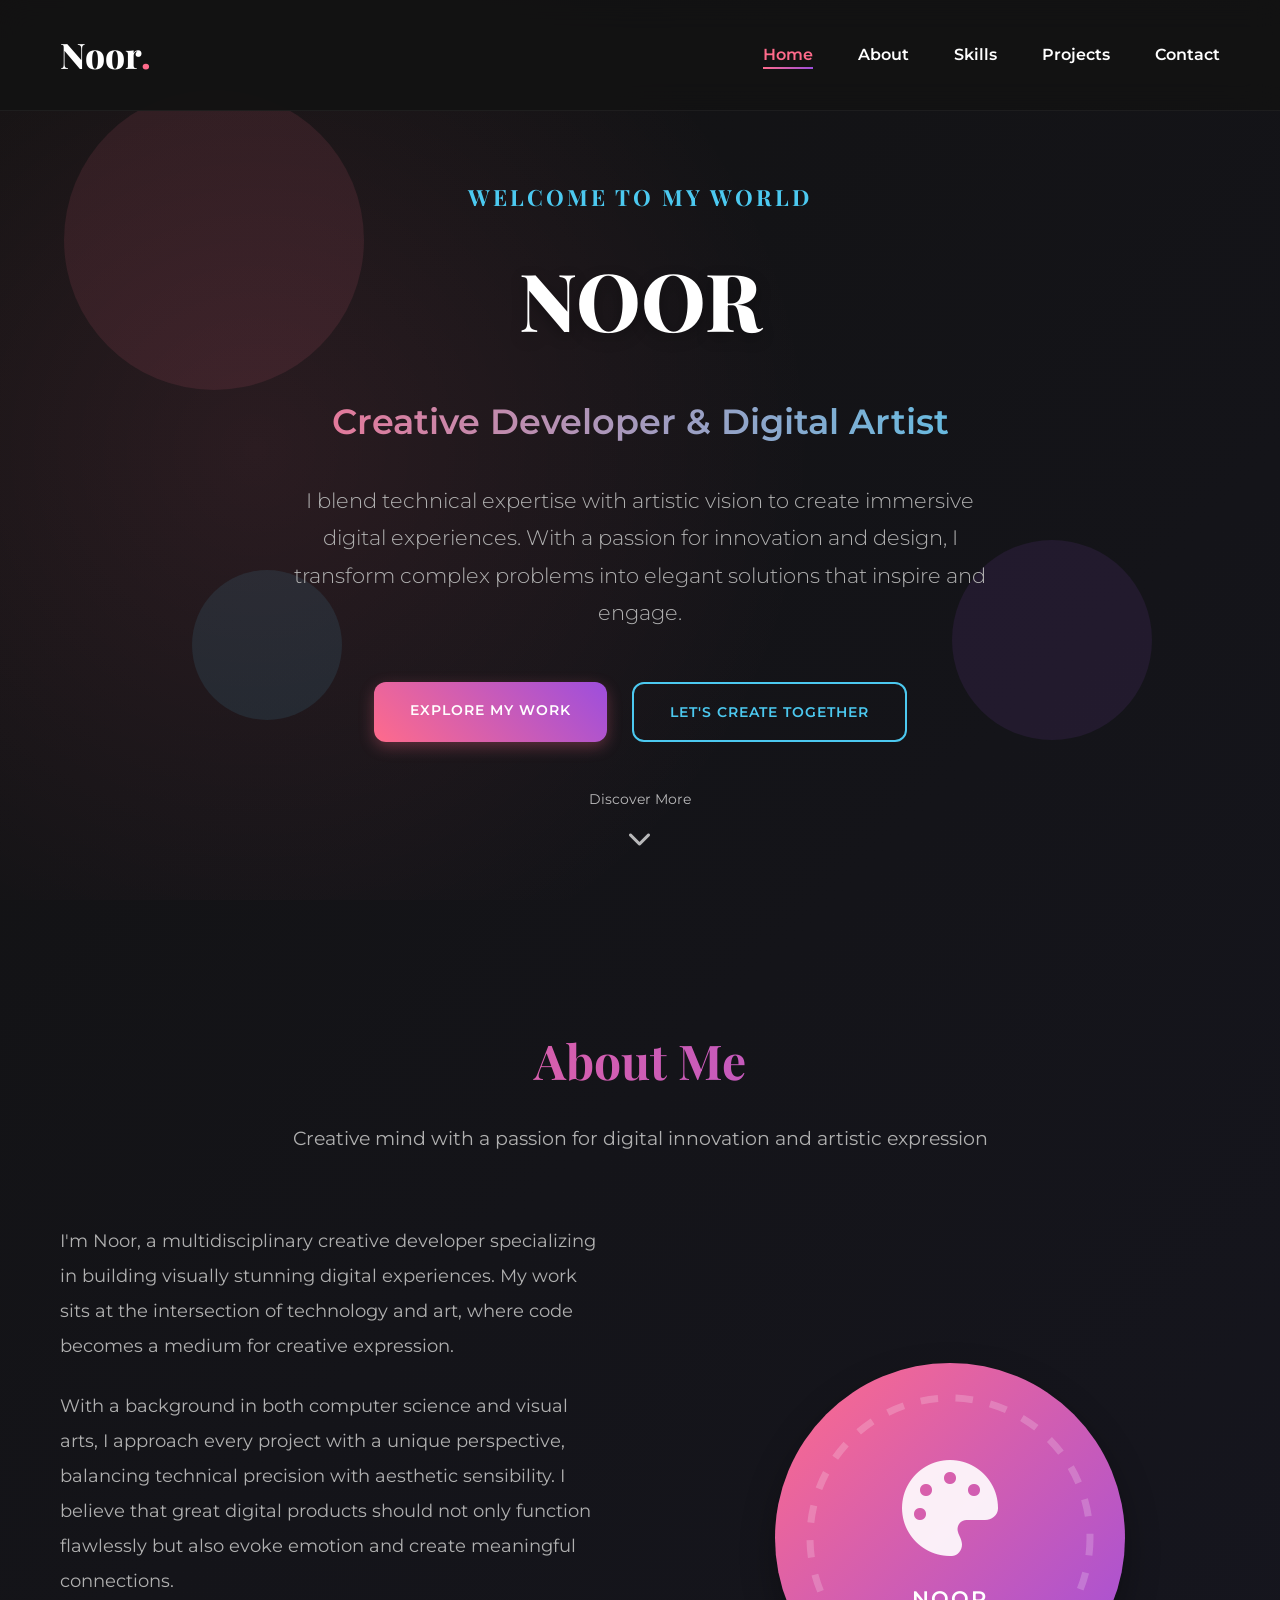
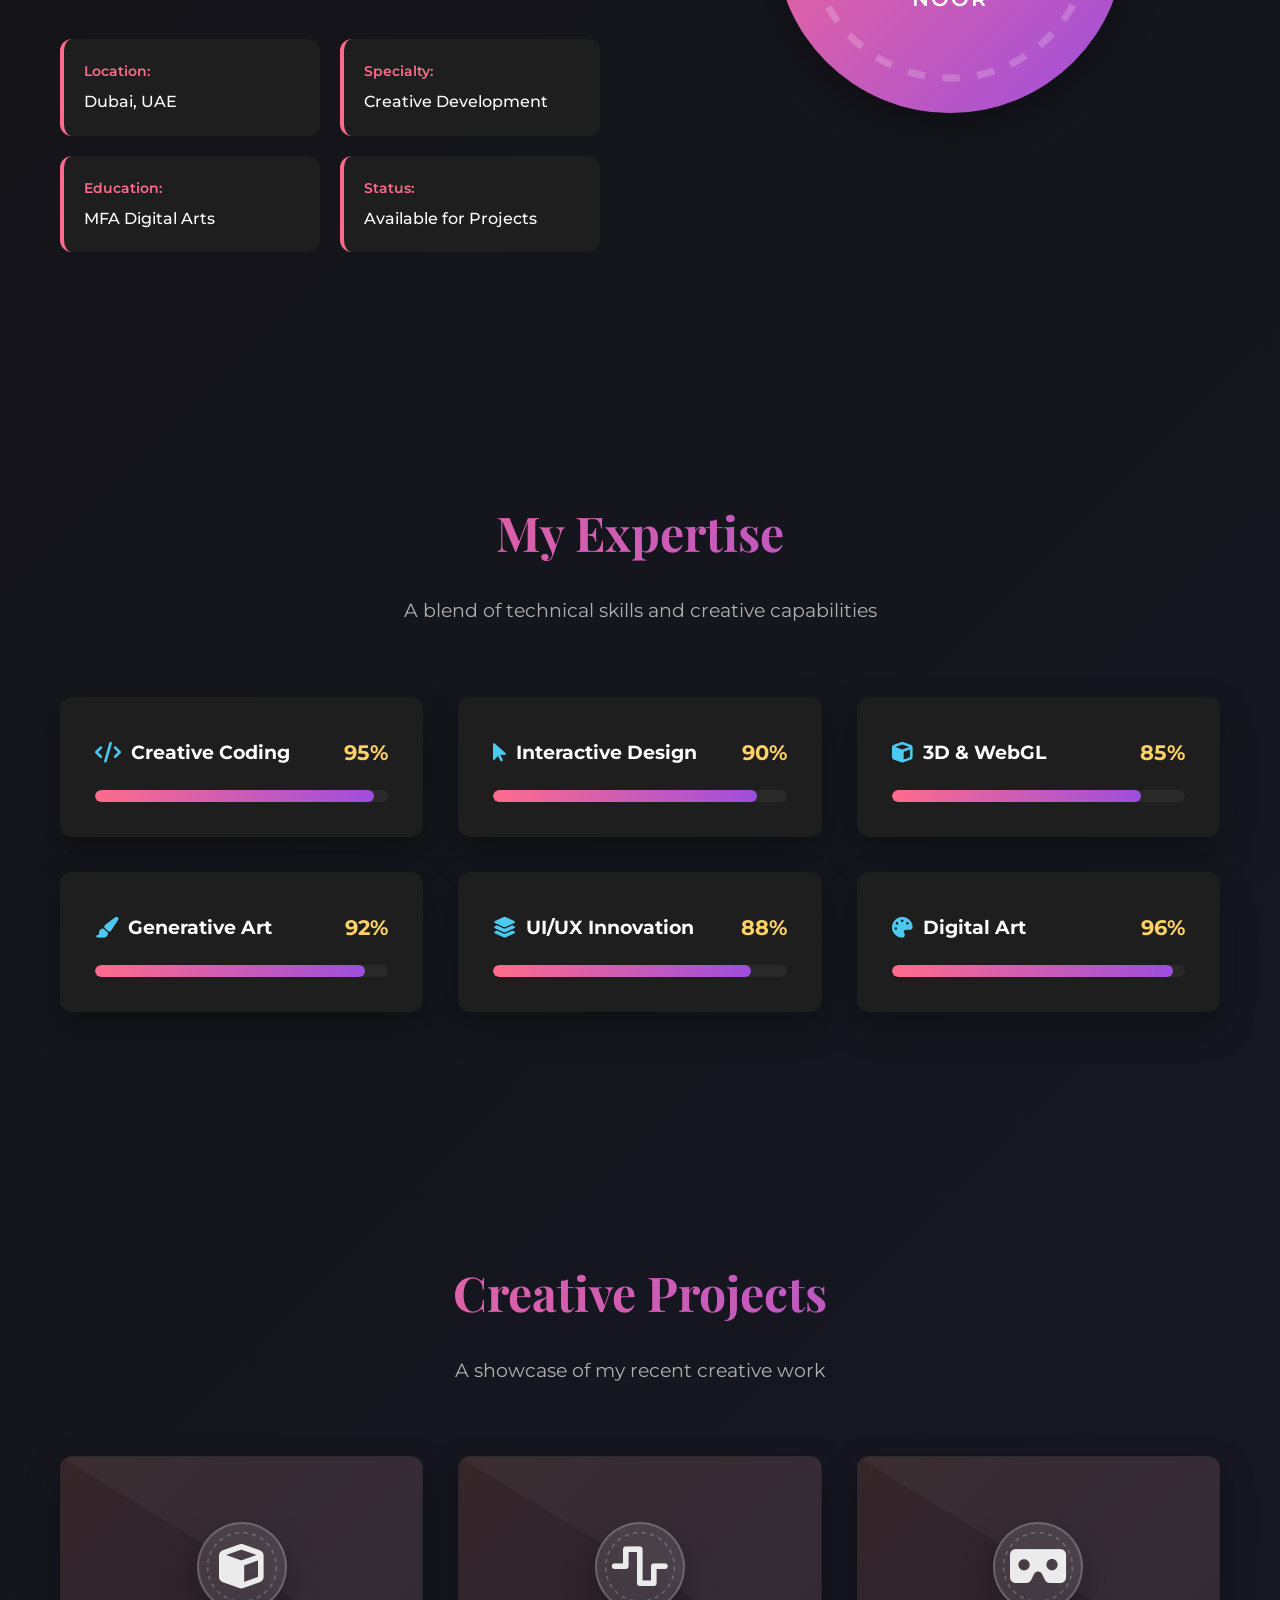
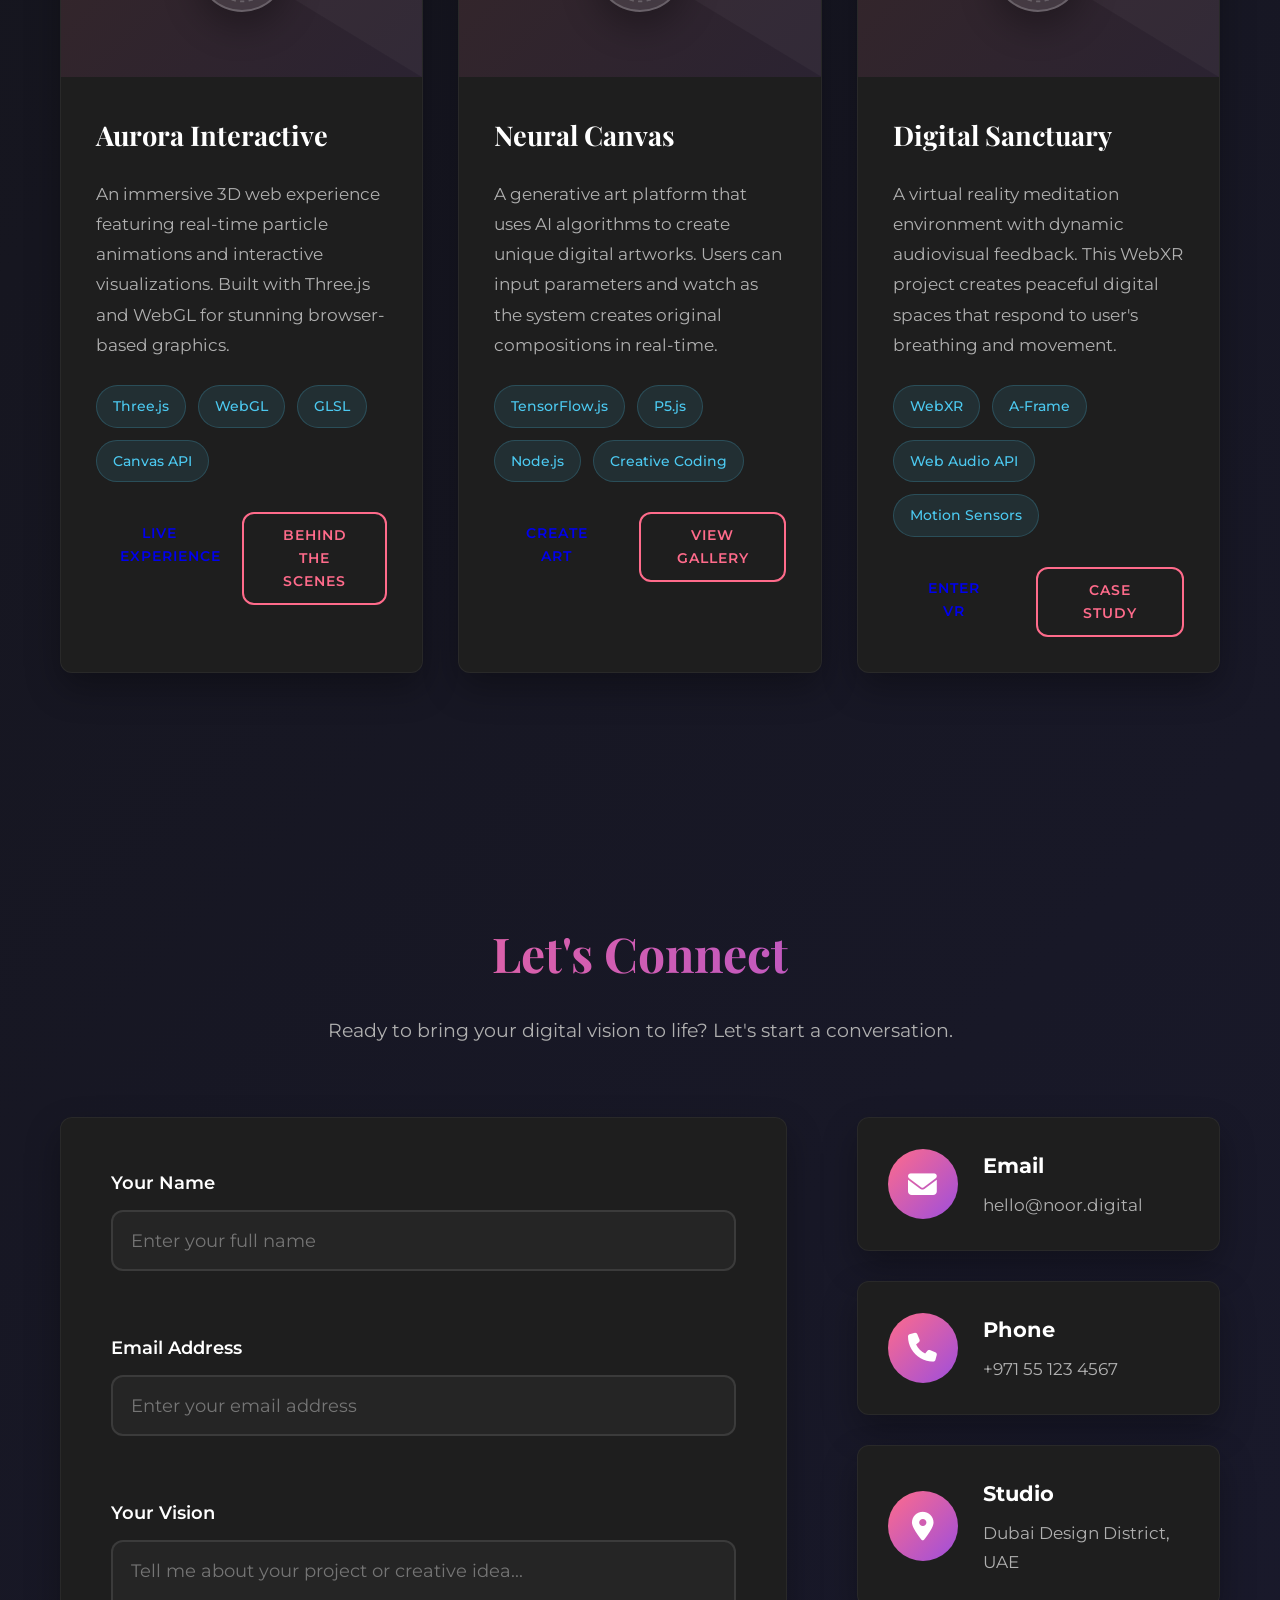
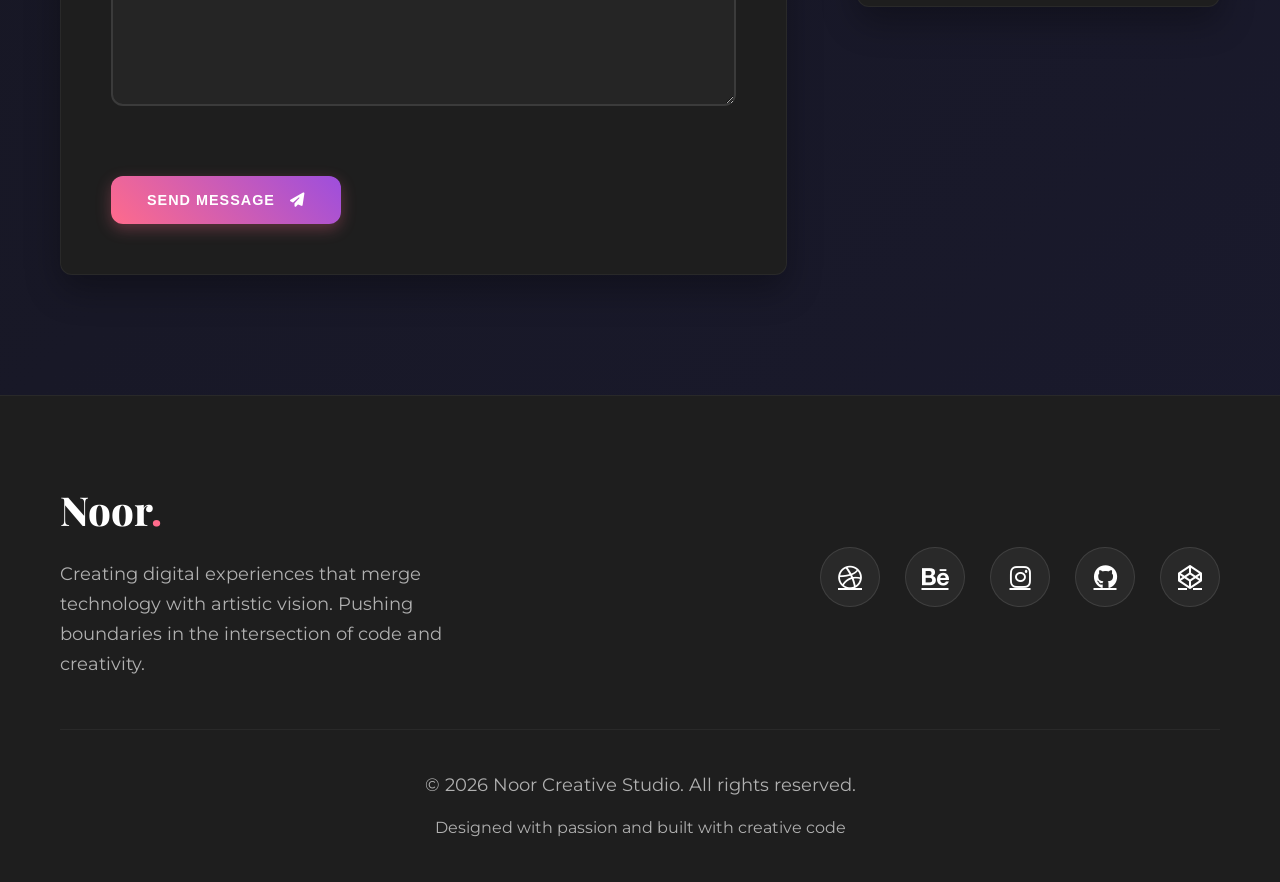
<file: index.html>
<!DOCTYPE html>
<html lang="en">
<head>
    <meta charset="UTF-8">
    <meta name="viewport" content="width=device-width, initial-scale=1.0">
    <title>Noor | Creative Developer Portfolio</title>
    <link rel="stylesheet" href="https://cdnjs.cloudflare.com/ajax/libs/font-awesome/6.4.0/css/all.min.css">
    <link rel="preconnect" href="https://fonts.googleapis.com">
    <link rel="preconnect" href="https://fonts.gstatic.com" crossorigin>
    <link href="https://fonts.googleapis.com/css2?family=Montserrat:wght@300;400;500;600;700;800&family=Playfair+Display:wght@400;500;600;700&display=swap" rel="stylesheet">
    <style>
        /* CSS Reset and Base Styles */
        * {
            margin: 0;
            padding: 0;
            box-sizing: border-box;
        }

        :root {
            --primary-color: #ff6b8b;
            --primary-dark: #e05573;
            --secondary-color: #9d4edd;
            --accent-color: #4cc9f0;
            --dark-bg: #121212;
            --dark-card: #1e1e1e;
            --dark-text: #b0b0b0;
            --light-text: #ffffff;
            --golden: #ffd166;
            --border-radius: 12px;
            --transition: all 0.4s cubic-bezier(0.175, 0.885, 0.32, 1.1);
            --box-shadow: 0 15px 35px rgba(0, 0, 0, 0.3);
            --font-primary: 'Montserrat', sans-serif;
            --font-secondary: 'Playfair Display', serif;
        }

        html {
            scroll-behavior: smooth;
        }

        body {
            font-family: var(--font-primary);
            background-color: var(--dark-bg);
            color: var(--light-text);
            line-height: 1.7;
            overflow-x: hidden;
            background: linear-gradient(135deg, #121212 0%, #1a1a2e 100%);
        }

        .container {
            width: 100%;
            max-width: 1200px;
            margin: 0 auto;
            padding: 0 20px;
        }

        .section {
            padding: 120px 0;
        }

        .section-title {
            font-size: 3rem;
            font-weight: 700;
            text-align: center;
            margin-bottom: 20px;
            position: relative;
            font-family: var(--font-secondary);
            background: linear-gradient(90deg, var(--primary-color), var(--secondary-color));
            -webkit-background-clip: text;
            -webkit-text-fill-color: transparent;
        }

        .section-subtitle {
            text-align: center;
            color: var(--dark-text);
            font-size: 1.2rem;
            margin-bottom: 70px;
            max-width: 700px;
            margin-left: auto;
            margin-right: auto;
        }

        /* Decorative Elements */
        .floating-element {
            position: absolute;
            border-radius: 50%;
            opacity: 0.1;
            z-index: -1;
            animation: float 15s infinite ease-in-out;
        }

        @keyframes float {
            0%, 100% { transform: translateY(0) rotate(0deg); }
            50% { transform: translateY(-20px) rotate(180deg); }
        }

        /* Buttons */
        .btn {
            display: inline-block;
            padding: 16px 36px;
            border-radius: var(--border-radius);
            font-weight: 600;
            font-size: 1rem;
            text-decoration: none;
            cursor: pointer;
            transition: var(--transition);
            border: none;
            text-align: center;
            position: relative;
            overflow: hidden;
            letter-spacing: 1px;
            text-transform: uppercase;
            font-size: 0.9rem;
        }

        .btn-primary {
            background: linear-gradient(45deg, var(--primary-color), var(--secondary-color));
            color: var(--light-text);
            box-shadow: 0 5px 15px rgba(255, 107, 139, 0.3);
        }

        .btn-primary:hover {
            transform: translateY(-5px) scale(1.05);
            box-shadow: 0 10px 25px rgba(255, 107, 139, 0.5);
        }

        .btn-secondary {
            background-color: transparent;
            color: var(--accent-color);
            border: 2px solid var(--accent-color);
        }

        .btn-secondary:hover {
            background-color: rgba(76, 201, 240, 0.1);
            transform: translateY(-5px);
        }

        .btn-small {
            padding: 10px 24px;
            font-size: 0.85rem;
        }

        .btn-outline {
            background-color: transparent;
            color: var(--primary-color);
            border: 2px solid var(--primary-color);
        }

        .btn-outline:hover {
            background-color: rgba(255, 107, 139, 0.1);
        }

        /* Navigation */
        .navbar {
            position: fixed;
            top: 0;
            left: 0;
            width: 100%;
            background-color: rgba(18, 18, 18, 0.95);
            backdrop-filter: blur(15px);
            z-index: 1000;
            padding: 25px 0;
            transition: var(--transition);
            border-bottom: 1px solid rgba(255, 255, 255, 0.05);
        }

        .navbar.scrolled {
            padding: 18px 0;
            box-shadow: 0 10px 30px rgba(0, 0, 0, 0.2);
        }

        .navbar .container {
            display: flex;
            justify-content: space-between;
            align-items: center;
        }

        .logo {
            font-size: 2.2rem;
            font-weight: 800;
            color: var(--light-text);
            text-decoration: none;
            font-family: var(--font-secondary);
        }

        .logo span {
            color: var(--primary-color);
        }

        .nav-links {
            display: flex;
            list-style: none;
        }

        .nav-link {
            color: var(--light-text);
            text-decoration: none;
            margin-left: 45px;
            font-weight: 600;
            font-size: 1rem;
            position: relative;
            transition: var(--transition);
            padding: 5px 0;
        }

        .nav-link:hover, .nav-link.active {
            color: var(--primary-color);
        }

        .nav-link::after {
            content: '';
            position: absolute;
            width: 0;
            height: 2px;
            background: linear-gradient(90deg, var(--primary-color), var(--secondary-color));
            bottom: 0;
            left: 0;
            transition: var(--transition);
        }

        .nav-link:hover::after, .nav-link.active::after {
            width: 100%;
        }

        .menu-toggle {
            display: none;
            background: none;
            border: none;
            color: var(--light-text);
            font-size: 1.8rem;
            cursor: pointer;
        }

        /* Hero Section */
        .hero {
            min-height: 100vh;
            display: flex;
            align-items: center;
            position: relative;
            padding-top: 100px;
            overflow: hidden;
        }

        .hero::before {
            content: '';
            position: absolute;
            top: 0;
            left: 0;
            width: 100%;
            height: 100%;
            background: radial-gradient(circle at 20% 50%, rgba(255, 107, 139, 0.1) 0%, transparent 50%);
            z-index: -1;
        }

        .hero-content {
            max-width: 900px;
            margin: 0 auto;
            text-align: center;
            position: relative;
        }

        .hero-subtitle {
            font-size: 1.4rem;
            color: var(--accent-color);
            font-family: var(--font-secondary);
            margin-bottom: 15px;
            letter-spacing: 3px;
        }

        .hero-title {
            font-size: 5rem;
            font-weight: 800;
            margin-bottom: 25px;
            font-family: var(--font-secondary);
            text-shadow: 0 5px 15px rgba(0, 0, 0, 0.3);
        }

        .hero-tagline {
            font-size: 2.2rem;
            font-weight: 600;
            margin-bottom: 30px;
            color: var(--light-text);
            background: linear-gradient(90deg, var(--primary-color), var(--accent-color));
            -webkit-background-clip: text;
            -webkit-text-fill-color: transparent;
        }

        .hero-description {
            font-size: 1.3rem;
            color: var(--dark-text);
            max-width: 700px;
            margin: 0 auto 50px;
            line-height: 1.8;
            font-weight: 300;
        }

        .hero-buttons {
            display: flex;
            justify-content: center;
            gap: 25px;
            margin-bottom: 80px;
        }

        .hero-scroll {
            position: absolute;
            bottom: 50px;
            left: 50%;
            transform: translateX(-50%);
        }

        .scroll-down {
            color: var(--light-text);
            text-decoration: none;
            display: flex;
            flex-direction: column;
            align-items: center;
            font-size: 0.9rem;
            transition: var(--transition);
            opacity: 0.7;
        }

        .scroll-down:hover {
            opacity: 1;
            color: var(--primary-color);
        }

        .scroll-down i {
            margin-top: 15px;
            font-size: 1.5rem;
            animation: bounce 2s infinite;
        }

        @keyframes bounce {
            0%, 20%, 50%, 80%, 100% {
                transform: translateY(0);
            }
            40% {
                transform: translateY(-15px);
            }
            60% {
                transform: translateY(-7px);
            }
        }

        /* About Section */
        .about-content {
            display: grid;
            grid-template-columns: 1fr 1fr;
            gap: 80px;
            align-items: center;
        }

        .about-text p {
            margin-bottom: 25px;
            color: var(--dark-text);
            font-size: 1.15rem;
            line-height: 1.9;
        }

        .about-details {
            margin-top: 40px;
            display: grid;
            grid-template-columns: repeat(2, 1fr);
            gap: 20px;
        }

        .detail {
            background-color: var(--dark-card);
            padding: 20px;
            border-radius: var(--border-radius);
            border-left: 4px solid var(--primary-color);
        }

        .detail-label {
            font-weight: 600;
            color: var(--primary-color);
            font-size: 0.9rem;
            margin-bottom: 5px;
            display: block;
        }

        .detail-value {
            color: var(--light-text);
            font-weight: 500;
        }

        .about-image {
            display: flex;
            justify-content: center;
            position: relative;
        }

        .image-placeholder {
            width: 350px;
            height: 350px;
            background: linear-gradient(135deg, var(--primary-color), var(--secondary-color));
            border-radius: 50%;
            display: flex;
            flex-direction: column;
            justify-content: center;
            align-items: center;
            color: var(--light-text);
            box-shadow: var(--box-shadow);
            position: relative;
            overflow: hidden;
        }

        .image-placeholder::before {
            content: '';
            position: absolute;
            width: 100%;
            height: 100%;
            background: url('data:image/svg+xml,<svg xmlns="http://www.w3.org/2000/svg" viewBox="0 0 100 100"><circle cx="50" cy="50" r="40" fill="none" stroke="white" stroke-width="2" stroke-dasharray="5,5"/></svg>');
            background-size: cover;
            opacity: 0.2;
        }

        .image-placeholder i {
            font-size: 6rem;
            margin-bottom: 25px;
            opacity: 0.9;
        }

        .image-placeholder span {
            font-size: 1.3rem;
            font-weight: 600;
            letter-spacing: 2px;
        }

        /* Skills Section */
        .skills-container {
            display: grid;
            grid-template-columns: repeat(auto-fill, minmax(320px, 1fr));
            gap: 35px;
        }

        .skill-item {
            background-color: var(--dark-card);
            padding: 35px;
            border-radius: var(--border-radius);
            box-shadow: var(--box-shadow);
            transition: var(--transition);
            opacity: 0;
            transform: translateY(30px);
            border-top: 3px solid transparent;
        }

        .skill-item.visible {
            opacity: 1;
            transform: translateY(0);
        }

        .skill-item:hover {
            transform: translateY(-15px);
            border-top: 3px solid var(--primary-color);
        }

        .skill-header {
            display: flex;
            justify-content: space-between;
            margin-bottom: 20px;
            align-items: center;
        }

        .skill-name {
            font-weight: 700;
            font-size: 1.2rem;
            display: flex;
            align-items: center;
            gap: 10px;
        }

        .skill-name i {
            color: var(--accent-color);
            font-size: 1.3rem;
        }

        .skill-percent {
            color: var(--golden);
            font-weight: 700;
            font-size: 1.3rem;
        }

        .skill-bar {
            height: 12px;
            background-color: rgba(255, 255, 255, 0.05);
            border-radius: 6px;
            overflow: hidden;
        }

        .skill-progress {
            height: 100%;
            background: linear-gradient(90deg, var(--primary-color), var(--secondary-color));
            border-radius: 6px;
            width: 0;
            transition: width 1.8s ease;
        }

        /* Projects Section */
        .projects-grid {
            display: grid;
            grid-template-columns: repeat(auto-fill, minmax(360px, 1fr));
            gap: 35px;
        }

        .project-card {
            background-color: var(--dark-card);
            border-radius: var(--border-radius);
            overflow: hidden;
            box-shadow: var(--box-shadow);
            transition: var(--transition);
            opacity: 0;
            transform: translateY(30px);
            border: 1px solid rgba(255, 255, 255, 0.05);
        }

        .project-card.visible {
            opacity: 1;
            transform: translateY(0);
        }

        .project-card:hover {
            transform: translateY(-15px) scale(1.02);
            border-color: var(--primary-color);
        }

        .project-image {
            height: 220px;
            background: linear-gradient(135deg, rgba(255, 107, 139, 0.1), rgba(157, 78, 221, 0.1));
            display: flex;
            justify-content: center;
            align-items: center;
            position: relative;
            overflow: hidden;
        }

        .project-image::before {
            content: '';
            position: absolute;
            width: 100%;
            height: 100%;
            background: url('data:image/svg+xml,<svg xmlns="http://www.w3.org/2000/svg" viewBox="0 0 100 100" preserveAspectRatio="none"><path d="M0,0 L100,0 L100,100 Z" fill="rgba(255,255,255,0.03)"/></svg>');
            background-size: cover;
        }

        .project-image .image-placeholder {
            width: 90px;
            height: 90px;
            background: rgba(255, 255, 255, 0.1);
            backdrop-filter: blur(10px);
            border: 2px solid rgba(255, 255, 255, 0.2);
        }

        .project-image .image-placeholder i {
            font-size: 2.8rem;
            margin-bottom: 0;
        }

        .project-content {
            padding: 35px;
        }

        .project-title {
            font-size: 1.7rem;
            margin-bottom: 20px;
            color: var(--light-text);
            font-family: var(--font-secondary);
        }

        .project-description {
            color: var(--dark-text);
            margin-bottom: 25px;
            line-height: 1.8;
            font-size: 1.05rem;
        }

        .project-tech {
            display: flex;
            flex-wrap: wrap;
            gap: 12px;
            margin-bottom: 30px;
        }

        .project-tech span {
            background-color: rgba(76, 201, 240, 0.1);
            color: var(--accent-color);
            padding: 8px 16px;
            border-radius: 50px;
            font-size: 0.9rem;
            font-weight: 500;
            border: 1px solid rgba(76, 201, 240, 0.2);
        }

        .project-buttons {
            display: flex;
            gap: 20px;
        }

        /* Contact Section */
        .contact-content {
            display: grid;
            grid-template-columns: 2fr 1fr;
            gap: 70px;
        }

        .contact-form {
            background-color: var(--dark-card);
            padding: 50px;
            border-radius: var(--border-radius);
            box-shadow: var(--box-shadow);
            border: 1px solid rgba(255, 255, 255, 0.05);
        }

        .form-group {
            margin-bottom: 30px;
        }

        .form-group label {
            display: block;
            margin-bottom: 12px;
            font-weight: 600;
            color: var(--light-text);
            font-size: 1.1rem;
        }

        .form-group input,
        .form-group textarea {
            width: 100%;
            padding: 18px;
            background-color: rgba(255, 255, 255, 0.03);
            border: 2px solid rgba(255, 255, 255, 0.1);
            border-radius: var(--border-radius);
            color: var(--light-text);
            font-family: var(--font-primary);
            font-size: 1.1rem;
            transition: var(--transition);
        }

        .form-group input:focus,
        .form-group textarea:focus {
            outline: none;
            border-color: var(--primary-color);
            background-color: rgba(255, 107, 139, 0.05);
        }

        .error-message {
            color: #ff6b6b;
            font-size: 0.95rem;
            margin-top: 8px;
            display: block;
            min-height: 24px;
        }

        .success-message {
            background: linear-gradient(90deg, rgba(0, 255, 136, 0.1), rgba(76, 201, 240, 0.1));
            color: #00ff88;
            padding: 20px;
            border-radius: var(--border-radius);
            margin-top: 25px;
            text-align: center;
            display: none;
            border: 1px solid rgba(0, 255, 136, 0.2);
            font-weight: 500;
        }

        .contact-info {
            display: flex;
            flex-direction: column;
            gap: 30px;
        }

        .info-item {
            display: flex;
            align-items: center;
            gap: 25px;
            padding: 30px;
            background-color: var(--dark-card);
            border-radius: var(--border-radius);
            box-shadow: var(--box-shadow);
            transition: var(--transition);
            opacity: 0;
            transform: translateY(30px);
            border: 1px solid rgba(255, 255, 255, 0.05);
        }

        .info-item.visible {
            opacity: 1;
            transform: translateY(0);
        }

        .info-item:hover {
            transform: translateY(-10px);
            border-color: var(--accent-color);
        }

        .info-icon {
            width: 70px;
            height: 70px;
            background: linear-gradient(135deg, var(--primary-color), var(--secondary-color));
            border-radius: 50%;
            display: flex;
            justify-content: center;
            align-items: center;
            font-size: 1.8rem;
            color: var(--light-text);
            flex-shrink: 0;
        }

        .info-content h4 {
            font-size: 1.3rem;
            margin-bottom: 8px;
            color: var(--light-text);
        }

        .info-content p {
            color: var(--dark-text);
            font-size: 1.05rem;
        }

        /* Footer */
        .footer {
            background-color: var(--dark-card);
            padding: 80px 0 40px;
            border-top: 1px solid rgba(255, 255, 255, 0.05);
        }

        .footer-content {
            display: flex;
            justify-content: space-between;
            align-items: center;
            margin-bottom: 50px;
        }

        .footer-logo .logo {
            font-size: 2.5rem;
        }

        .footer-logo p {
            color: var(--dark-text);
            margin-top: 15px;
            font-size: 1.1rem;
            max-width: 400px;
        }

        .social-links {
            display: flex;
            gap: 25px;
        }

        .social-link {
            display: flex;
            align-items: center;
            justify-content: center;
            width: 60px;
            height: 60px;
            background-color: rgba(255, 255, 255, 0.05);
            border-radius: 50%;
            color: var(--light-text);
            font-size: 1.5rem;
            transition: var(--transition);
            border: 1px solid rgba(255, 255, 255, 0.1);
        }

        .social-link:hover {
            background: linear-gradient(135deg, var(--primary-color), var(--secondary-color));
            color: var(--light-text);
            transform: translateY(-8px) rotate(10deg);
            box-shadow: 0 10px 20px rgba(255, 107, 139, 0.3);
        }

        .footer-bottom {
            border-top: 1px solid rgba(255, 255, 255, 0.05);
            padding-top: 40px;
            text-align: center;
            color: var(--dark-text);
            font-size: 1rem;
        }

        .footer-bottom p:first-child {
            margin-bottom: 15px;
            font-size: 1.1rem;
        }

        /* Ripple effect for buttons */
        .ripple {
            position: absolute;
            border-radius: 50%;
            background-color: rgba(255, 255, 255, 0.3);
            transform: scale(0);
            animation: ripple-animation 0.7s linear;
        }

        @keyframes ripple-animation {
            to {
                transform: scale(5);
                opacity: 0;
            }
        }

        /* Responsive Design */
        @media screen and (max-width: 1100px) {
            .hero-title {
                font-size: 4rem;
            }
            
            .hero-tagline {
                font-size: 1.9rem;
            }
        }

        @media screen and (max-width: 992px) {
            .hero-title {
                font-size: 3.5rem;
            }
            
            .hero-tagline {
                font-size: 1.7rem;
            }
            
            .about-content {
                grid-template-columns: 1fr;
                gap: 60px;
            }
            
            .contact-content {
                grid-template-columns: 1fr;
                gap: 60px;
            }
        }

        @media screen and (max-width: 768px) {
            .menu-toggle {
                display: block;
            }
            
            .nav-links {
                position: fixed;
                top: 90px;
                left: 0;
                width: 100%;
                background-color: rgba(18, 18, 18, 0.98);
                backdrop-filter: blur(20px);
                flex-direction: column;
                align-items: center;
                padding: 30px 0;
                box-shadow: 0 15px 30px rgba(0, 0, 0, 0.2);
                transform: translateY(-100%);
                opacity: 0;
                transition: var(--transition);
                z-index: 999;
                border-top: 1px solid rgba(255, 255, 255, 0.05);
            }
            
            .nav-links.active {
                transform: translateY(0);
                opacity: 1;
            }
            
            .nav-link {
                margin: 20px 0;
                font-size: 1.2rem;
            }
            
            .hero-title {
                font-size: 3rem;
            }
            
            .hero-tagline {
                font-size: 1.5rem;
            }
            
            .hero-buttons {
                flex-direction: column;
                align-items: center;
                gap: 20px;
            }
            
            .btn {
                width: 100%;
                max-width: 280px;
            }
            
            .section-title {
                font-size: 2.5rem;
            }
            
            .projects-grid {
                grid-template-columns: 1fr;
            }
            
            .footer-content {
                flex-direction: column;
                text-align: center;
                gap: 40px;
            }
            
            .social-links {
                justify-content: center;
            }
        }

        @media screen and (max-width: 576px) {
            .container {
                padding: 0 15px;
            }
            
            .section {
                padding: 90px 0;
            }
            
            .hero-title {
                font-size: 2.5rem;
            }
            
            .hero-tagline {
                font-size: 1.3rem;
            }
            
            .hero-description {
                font-size: 1.1rem;
            }
            
            .skill-item, .contact-form, .info-item {
                padding: 25px;
            }
            
            .project-buttons {
                flex-direction: column;
                gap: 15px;
            }
            
            .about-details {
                grid-template-columns: 1fr;
            }
        }
    </style>
</head>
<body>
    <!-- Floating decorative elements -->
    <div class="floating-element" style="width: 300px; height: 300px; background: var(--primary-color); top: 10%; left: 5%;"></div>
    <div class="floating-element" style="width: 200px; height: 200px; background: var(--secondary-color); top: 60%; right: 10%; animation-delay: 2s;"></div>
    <div class="floating-element" style="width: 150px; height: 150px; background: var(--accent-color); bottom: 20%; left: 15%; animation-delay: 4s;"></div>

    <!-- Navigation -->
    <nav class="navbar">
        <div class="container">
            <a href="#home" class="logo">Noor<span>.</span></a>
            <button class="menu-toggle" id="menuToggle">
                <i class="fas fa-bars"></i>
            </button>
            <ul class="nav-links" id="navLinks">
                <li><a href="#home" class="nav-link active">Home</a></li>
                <li><a href="#about" class="nav-link">About</a></li>
                <li><a href="#skills" class="nav-link">Skills</a></li>
                <li><a href="#projects" class="nav-link">Projects</a></li>
                <li><a href="#contact" class="nav-link">Contact</a></li>
            </ul>
        </div>
    </nav>

    <!-- Hero Section -->
    <section id="home" class="hero">
        <div class="container">
            <div class="hero-content">
                <h3 class="hero-subtitle">WELCOME TO MY WORLD</h3>
                <h1 class="hero-title">NOOR</h1>
                <h2 class="hero-tagline">Creative Developer & Digital Artist</h2>
                <p class="hero-description">I blend technical expertise with artistic vision to create immersive digital experiences. With a passion for innovation and design, I transform complex problems into elegant solutions that inspire and engage.</p>
                <div class="hero-buttons">
                    <a href="#projects" class="btn btn-primary">Explore My Work</a>
                    <a href="#contact" class="btn btn-secondary">Let's Create Together</a>
                </div>
            </div>
            <div class="hero-scroll">
                <a href="#about" class="scroll-down">
                    <span>Discover More</span>
                    <i class="fas fa-chevron-down"></i>
                </a>
            </div>
        </div>
    </section>

    <!-- About Section -->
    <section id="about" class="about section">
        <div class="container">
            <h2 class="section-title">About Me</h2>
            <p class="section-subtitle">Creative mind with a passion for digital innovation and artistic expression</p>
            <div class="about-content">
                <div class="about-text">
                    <p>I'm Noor, a multidisciplinary creative developer specializing in building visually stunning digital experiences. My work sits at the intersection of technology and art, where code becomes a medium for creative expression.</p>
                    <p>With a background in both computer science and visual arts, I approach every project with a unique perspective, balancing technical precision with aesthetic sensibility. I believe that great digital products should not only function flawlessly but also evoke emotion and create meaningful connections.</p>
                    <div class="about-details">
                        <div class="detail">
                            <span class="detail-label">Location:</span>
                            <span class="detail-value">Dubai, UAE</span>
                        </div>
                        <div class="detail">
                            <span class="detail-label">Specialty:</span>
                            <span class="detail-value">Creative Development</span>
                        </div>
                        <div class="detail">
                            <span class="detail-label">Education:</span>
                            <span class="detail-value">MFA Digital Arts</span>
                        </div>
                        <div class="detail">
                            <span class="detail-label">Status:</span>
                            <span class="detail-value">Available for Projects</span>
                        </div>
                    </div>
                </div>
                <div class="about-image">
                    <div class="image-placeholder">
                        <i class="fas fa-palette"></i>
                        <span>NOOR</span>
                    </div>
                </div>
            </div>
        </div>
    </section>

    <!-- Skills Section -->
    <section id="skills" class="skills section">
        <div class="container">
            <h2 class="section-title">My Expertise</h2>
            <p class="section-subtitle">A blend of technical skills and creative capabilities</p>
            <div class="skills-container" id="skillsContainer">
                <!-- Skill bars will be generated by JavaScript -->
            </div>
        </div>
    </section>

    <!-- Projects Section -->
    <section id="projects" class="projects section">
        <div class="container">
            <h2 class="section-title">Creative Projects</h2>
            <p class="section-subtitle">A showcase of my recent creative work</p>
            <div class="projects-grid">
                <div class="project-card">
                    <div class="project-image">
                        <div class="image-placeholder">
                            <i class="fas fa-cube"></i>
                        </div>
                    </div>
                    <div class="project-content">
                        <h3 class="project-title">Aurora Interactive</h3>
                        <p class="project-description">An immersive 3D web experience featuring real-time particle animations and interactive visualizations. Built with Three.js and WebGL for stunning browser-based graphics.</p>
                        <div class="project-tech">
                            <span>Three.js</span>
                            <span>WebGL</span>
                            <span>GLSL</span>
                            <span>Canvas API</span>
                        </div>
                        <div class="project-buttons">
                            <a href="#" class="btn btn-small">Live Experience</a>
                            <a href="#" class="btn btn-small btn-outline">Behind the Scenes</a>
                        </div>
                    </div>
                </div>
                <div class="project-card">
                    <div class="project-image">
                        <div class="image-placeholder">
                            <i class="fas fa-wave-square"></i>
                        </div>
                    </div>
                    <div class="project-content">
                        <h3 class="project-title">Neural Canvas</h3>
                        <p class="project-description">A generative art platform that uses AI algorithms to create unique digital artworks. Users can input parameters and watch as the system creates original compositions in real-time.</p>
                        <div class="project-tech">
                            <span>TensorFlow.js</span>
                            <span>P5.js</span>
                            <span>Node.js</span>
                            <span>Creative Coding</span>
                        </div>
                        <div class="project-buttons">
                            <a href="#" class="btn btn-small">Create Art</a>
                            <a href="#" class="btn btn-small btn-outline">View Gallery</a>
                        </div>
                    </div>
                </div>
                <div class="project-card">
                    <div class="project-image">
                        <div class="image-placeholder">
                            <i class="fas fa-vr-cardboard"></i>
                        </div>
                    </div>
                    <div class="project-content">
                        <h3 class="project-title">Digital Sanctuary</h3>
                        <p class="project-description">A virtual reality meditation environment with dynamic audiovisual feedback. This WebXR project creates peaceful digital spaces that respond to user's breathing and movement.</p>
                        <div class="project-tech">
                            <span>WebXR</span>
                            <span>A-Frame</span>
                            <span>Web Audio API</span>
                            <span>Motion Sensors</span>
                        </div>
                        <div class="project-buttons">
                            <a href="#" class="btn btn-small">Enter VR</a>
                            <a href="#" class="btn btn-small btn-outline">Case Study</a>
                        </div>
                    </div>
                </div>
            </div>
        </div>
    </section>

    <!-- Contact Section -->
    <section id="contact" class="contact section">
        <div class="container">
            <h2 class="section-title">Let's Connect</h2>
            <p class="section-subtitle">Ready to bring your digital vision to life? Let's start a conversation.</p>
            <div class="contact-content">
                <form id="contactForm" class="contact-form">
                    <div class="form-group">
                        <label for="name">Your Name</label>
                        <input type="text" id="name" placeholder="Enter your full name">
                        <span class="error-message" id="nameError"></span>
                    </div>
                    <div class="form-group">
                        <label for="email">Email Address</label>
                        <input type="email" id="email" placeholder="Enter your email address">
                        <span class="error-message" id="emailError"></span>
                    </div>
                    <div class="form-group">
                        <label for="message">Your Vision</label>
                        <textarea id="message" rows="6" placeholder="Tell me about your project or creative idea..."></textarea>
                        <span class="error-message" id="messageError"></span>
                    </div>
                    <button type="submit" class="btn btn-primary">Send Message <i class="fas fa-paper-plane" style="margin-left: 10px;"></i></button>
                    <div id="formSuccess" class="success-message"></div>
                </form>
                <div class="contact-info">
                    <div class="info-item">
                        <div class="info-icon">
                            <i class="fas fa-envelope"></i>
                        </div>
                        <div class="info-content">
                            <h4>Email</h4>
                            <p>hello@noor.digital</p>
                        </div>
                    </div>
                    <div class="info-item">
                        <div class="info-icon">
                            <i class="fas fa-phone"></i>
                        </div>
                        <div class="info-content">
                            <h4>Phone</h4>
                            <p>+971 55 123 4567</p>
                        </div>
                    </div>
                    <div class="info-item">
                        <div class="info-icon">
                            <i class="fas fa-map-marker-alt"></i>
                        </div>
                        <div class="info-content">
                            <h4>Studio</h4>
                            <p>Dubai Design District, UAE</p>
                        </div>
                    </div>
                </div>
            </div>
        </div>
    </section>

    <!-- Footer -->
    <footer class="footer">
        <div class="container">
            <div class="footer-content">
                <div class="footer-logo">
                    <a href="#home" class="logo">Noor<span>.</span></a>
                    <p>Creating digital experiences that merge technology with artistic vision. Pushing boundaries in the intersection of code and creativity.</p>
                </div>
                <div class="social-links">
                    <a href="#" class="social-link"><i class="fab fa-dribbble"></i></a>
                    <a href="#" class="social-link"><i class="fab fa-behance"></i></a>
                    <a href="#" class="social-link"><i class="fab fa-instagram"></i></a>
                    <a href="#" class="social-link"><i class="fab fa-github"></i></a>
                    <a href="#" class="social-link"><i class="fab fa-codepen"></i></a>
                </div>
            </div>
            <div class="footer-bottom">
                <p>&copy; <span id="currentYear"></span> Noor Creative Studio. All rights reserved.</p>
                <p>Designed with passion and built with creative code</p>
            </div>
        </div>
    </footer>

    <script>
        // Portfolio Website JavaScript for Noor
        // All functionality for smooth scrolling, animations, form validation

        // DOM Elements
        const navbar = document.querySelector('.navbar');
        const menuToggle = document.getElementById('menuToggle');
        const navLinks = document.getElementById('navLinks');
        const navItems = document.querySelectorAll('.nav-link');
        const contactForm = document.getElementById('contactForm');
        const currentYear = document.getElementById('currentYear');
        const skillsContainer = document.getElementById('skillsContainer');
        const projectCards = document.querySelectorAll('.project-card');
        const infoItems = document.querySelectorAll('.info-item');

        // Set current year in footer
        currentYear.textContent = new Date().getFullYear();

        // Skills data for animated skill bars - Updated for Noor
        const skillsData = [
            { name: 'Creative Coding', percent: 95, icon: 'fas fa-code' },
            { name: 'Interactive Design', percent: 90, icon: 'fas fa-mouse-pointer' },
            { name: '3D & WebGL', percent: 85, icon: 'fas fa-cube' },
            { name: 'Generative Art', percent: 92, icon: 'fas fa-paint-brush' },
            { name: 'UI/UX Innovation', percent: 88, icon: 'fas fa-layer-group' },
            { name: 'Digital Art', percent: 96, icon: 'fas fa-palette' }
        ];

        // Initialize the skills section
        function initSkills() {
            skillsData.forEach(skill => {
                const skillItem = document.createElement('div');
                skillItem.className = 'skill-item';
                skillItem.innerHTML = `
                    <div class="skill-header">
                        <span class="skill-name"><i class="${skill.icon}"></i> ${skill.name}</span>
                        <span class="skill-percent">${skill.percent}%</span>
                    </div>
                    <div class="skill-bar">
                        <div class="skill-progress" data-width="${skill.percent}"></div>
                    </div>
                `;
                skillsContainer.appendChild(skillItem);
            });
        }

        // Initialize skills on page load
        document.addEventListener('DOMContentLoaded', initSkills);

        // Navbar scroll effect
        window.addEventListener('scroll', () => {
            if (window.scrollY > 100) {
                navbar.classList.add('scrolled');
            } else {
                navbar.classList.remove('scrolled');
            }
            
            // Update active nav link based on scroll position
            updateActiveNavLink();
            
            // Trigger scroll animations
            animateSkillBars();
            revealOnScroll();
        });

        // Mobile menu toggle
        menuToggle.addEventListener('click', () => {
            navLinks.classList.toggle('active');
            menuToggle.innerHTML = navLinks.classList.contains('active') 
                ? '<i class="fas fa-times"></i>' 
                : '<i class="fas fa-bars"></i>';
        });

        // Close mobile menu when clicking a nav link
        navItems.forEach(item => {
            item.addEventListener('click', () => {
                navLinks.classList.remove('active');
                menuToggle.innerHTML = '<i class="fas fa-bars"></i>';
            });
        });

        // Update active nav link based on scroll position
        function updateActiveNavLink() {
            const sections = document.querySelectorAll('section');
            const scrollPos = window.scrollY + 100;
            
            sections.forEach(section => {
                const sectionTop = section.offsetTop;
                const sectionHeight = section.clientHeight;
                const sectionId = section.getAttribute('id');
                
                if (scrollPos >= sectionTop && scrollPos < sectionTop + sectionHeight) {
                    navItems.forEach(item => {
                        item.classList.remove('active');
                        if (item.getAttribute('href') === `#${sectionId}`) {
                            item.classList.add('active');
                        }
                    });
                }
            });
        }

        // Animate skill bars when they come into view
        function animateSkillBars() {
            const skillBars = document.querySelectorAll('.skill-progress');
            
            skillBars.forEach(bar => {
                const barPosition = bar.getBoundingClientRect().top;
                const screenPosition = window.innerHeight / 1.3;
                
                if (barPosition < screenPosition) {
                    const width = bar.getAttribute('data-width');
                    bar.style.width = `${width}%`;
                    
                    // Add visible class to parent
                    bar.closest('.skill-item').classList.add('visible');
                }
            });
        }

        // Scroll reveal animation for elements
        function revealOnScroll() {
            // Project cards
            projectCards.forEach(card => {
                const cardPosition = card.getBoundingClientRect().top;
                const screenPosition = window.innerHeight / 1.1;
                
                if (cardPosition < screenPosition) {
                    card.classList.add('visible');
                }
            });
            
            // Contact info items
            infoItems.forEach(item => {
                const itemPosition = item.getBoundingClientRect().top;
                const screenPosition = window.innerHeight / 1.1;
                
                if (itemPosition < screenPosition) {
                    item.classList.add('visible');
                }
            });
        }

        // Form validation
        function validateForm() {
            let isValid = true;
            
            // Get form elements
            const name = document.getElementById('name');
            const email = document.getElementById('email');
            const message = document.getElementById('message');
            
            // Get error elements
            const nameError = document.getElementById('nameError');
            const emailError = document.getElementById('emailError');
            const messageError = document.getElementById('messageError');
            const successMessage = document.getElementById('formSuccess');
            
            // Reset previous errors and success message
            nameError.textContent = '';
            emailError.textContent = '';
            messageError.textContent = '';
            successMessage.style.display = 'none';
            
            // Validate name
            if (!name.value.trim()) {
                nameError.textContent = 'Name is required';
                name.style.borderColor = 'var(--primary-color)';
                isValid = false;
            } else {
                name.style.borderColor = 'rgba(255, 255, 255, 0.1)';
            }
            
            // Validate email
            const emailRegex = /^[^\s@]+@[^\s@]+\.[^\s@]+$/;
            if (!email.value.trim()) {
                emailError.textContent = 'Email is required';
                email.style.borderColor = 'var(--primary-color)';
                isValid = false;
            } else if (!emailRegex.test(email.value)) {
                emailError.textContent = 'Please enter a valid email address';
                email.style.borderColor = 'var(--primary-color)';
                isValid = false;
            } else {
                email.style.borderColor = 'rgba(255, 255, 255, 0.1)';
            }
            
            // Validate message
            if (!message.value.trim()) {
                messageError.textContent = 'Message is required';
                message.style.borderColor = 'var(--primary-color)';
                isValid = false;
            } else if (message.value.trim().length < 20) {
                messageError.textContent = 'Please provide more details about your project (minimum 20 characters)';
                message.style.borderColor = 'var(--primary-color)';
                isValid = false;
            } else {
                message.style.borderColor = 'rgba(255, 255, 255, 0.1)';
            }
            
            // If form is valid, show success message
            if (isValid) {
                successMessage.textContent = 'Your creative vision has been received! I\'ll connect with you soon to explore possibilities.';
                successMessage.style.display = 'block';
                
                // Reset form
                contactForm.reset();
                
                // Scroll to success message
                setTimeout(() => {
                    successMessage.scrollIntoView({ behavior: 'smooth', block: 'nearest' });
                }, 100);
            }
            
            return isValid;
        }

        // Button click animation (ripple effect)
        function addButtonAnimations() {
            const buttons = document.querySelectorAll('.btn');
            
            buttons.forEach(button => {
                button.addEventListener('click', function(e) {
                    // Create ripple effect
                    const ripple = document.createElement('span');
                    const rect = this.getBoundingClientRect();
                    const size = Math.max(rect.width, rect.height);
                    const x = e.clientX - rect.left - size / 2;
                    const y = e.clientY - rect.top - size / 2;
                    
                    ripple.style.width = ripple.style.height = `${size}px`;
                    ripple.style.left = `${x}px`;
                    ripple.style.top = `${y}px`;
                    ripple.classList.add('ripple');
                    
                    this.appendChild(ripple);
                    
                    // Remove ripple after animation
                    setTimeout(() => {
                        ripple.remove();
                    }, 700);
                });
            });
        }

        // Initialize all functionality
        function initPortfolio() {
            // Add button animations
            addButtonAnimations();
            
            // Trigger initial animations on page load
            setTimeout(() => {
                animateSkillBars();
                revealOnScroll();
            }, 400);
            
            // Form submission handler
            contactForm.addEventListener('submit', (e) => {
                e.preventDefault();
                validateForm();
            });
        }

        // Initialize portfolio when page loads
        window.addEventListener('DOMContentLoaded', initPortfolio);
    </script>
</body>
</html>
</file>
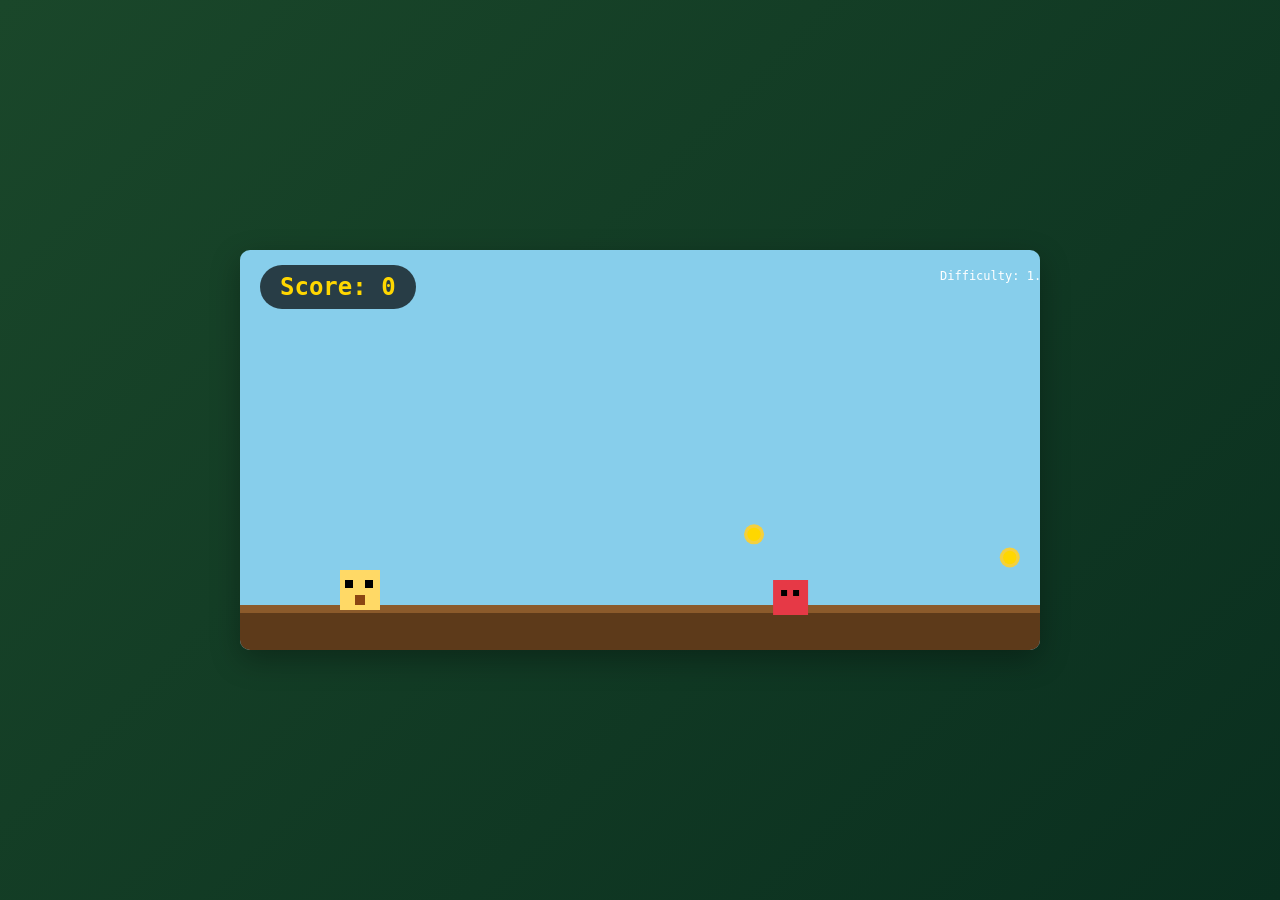
<file: nidex.Html>
<!DOCTYPE html>
<html lang="hi">
<head>

    <meta charset="UTF-8">
    <meta name="viewport" content="width=device-width, initial-scale=1.0, user-scalable=no">
    <title>Side Scroller Game</title>
    <link rel="stylesheet" href="bbbb.css">
</head>
<body>
    <div class="game-container">
        <canvas id="gameCanvas" width="800" height="400"></canvas>
        <div class="score-board">Score: <span id="scoreValue">0</span></div>
        <div id="gameOverPanel" class="game-over hidden">
            <h2>Game Over</h2>
            <p>Final Score: <span id="finalScore">0</span></p>
            <button onclick="restartGame()">Restart</button>
        </div>
    </div>
    <script src="ssss.js"></script>
</body>
</html>
</file>
<file: bbbb.css>
* {
    margin: 0;
    padding: 0;
    box-sizing: border-box;
    user-select: none;
    -webkit-tap-highlight-color: transparent;
}

body {
    background: linear-gradient(135deg, #1a472a, #0a2f1f);
    display: flex;
    justify-content: center;
    align-items: center;
    min-height: 100vh;
    font-family: 'Courier New', monospace;
    touch-action: manipulation;
}

.game-container {
    position: relative;
    display: inline-block;
}

#gameCanvas {
    background: #87CEEB;
    display: block;
    margin: 0 auto;
    box-shadow: 0 10px 30px rgba(0,0,0,0.3);
    border-radius: 10px;
    cursor: pointer;
    touch-action: none;
}

.score-board {
    position: absolute;
    top: 15px;
    left: 20px;
    background: rgba(0,0,0,0.7);
    color: gold;
    padding: 8px 20px;
    border-radius: 30px;
    font-size: 24px;
    font-weight: bold;
    z-index: 10;
    backdrop-filter: blur(5px);
    font-family: monospace;
}

.game-over {
    position: absolute;
    top: 50%;
    left: 50%;
    transform: translate(-50%, -50%);
    background: rgba(0,0,0,0.9);
    color: white;
    padding: 30px 40px;
    border-radius: 20px;
    text-align: center;
    z-index: 20;
    backdrop-filter: blur(10px);
    border: 2px solid gold;
    min-width: 250px;
}

.game-over h2 {
    color: #ff4444;
    margin-bottom: 15px;
    font-size: 32px;
}

.game-over button {
    margin-top: 20px;
    padding: 10px 25px;
    font-size: 18px;
    background: gold;
    border: none;
    border-radius: 30px;
    cursor: pointer;
    font-weight: bold;
    transition: 0.2s;
}

.game-over button:active {
    transform: scale(0.95);
}

.hidden {
    display: none;
}

/* Mobile touch controls hint */
@media (max-width: 850px) {
    #gameCanvas {
        width: 100%;
        height: auto;
    }
    .score-board {
        font-size: 18px;
        top: 5px;
        left: 10px;
    }
}
</file>
